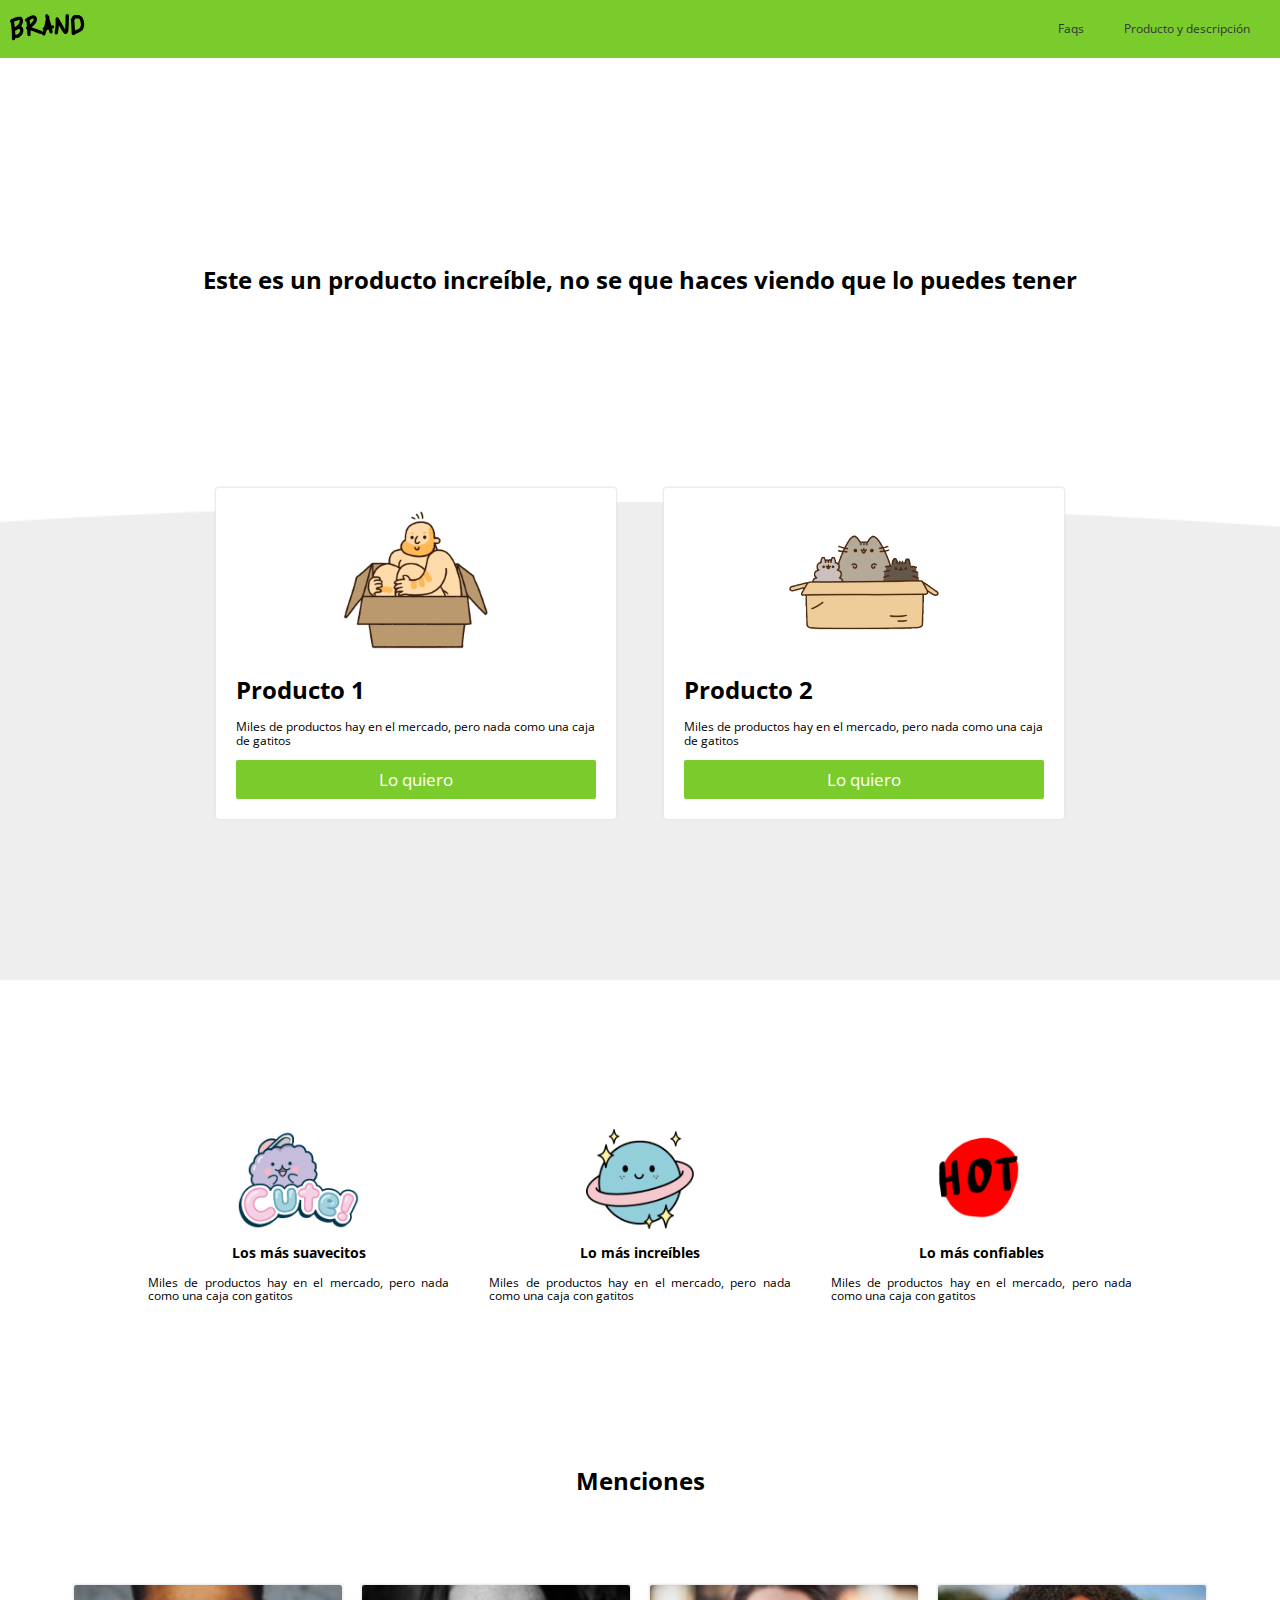
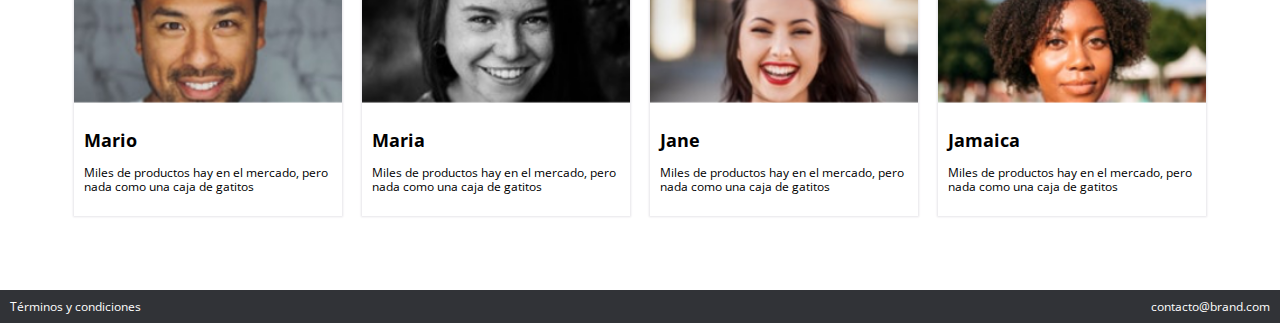
<file: index.html>
<!DOCTYPE html>
<html lang="es">
<head>
    <meta charset="UTF-8">
    <meta name="viewport" content="width=device-width, initial-scale=1.0">
    <meta http-equiv="X-UA-Compatible" content="ie=edge">
    <link rel=icon href="images/favicon.png" sizes="16x16" type="image/png">
    <link rel="stylesheet" href="css/grid.css">
    <link rel="stylesheet" href="css/animation.css">
    <link rel="stylesheet" href="css/normalize.css">
    <link rel="stylesheet" href="css/estilos.css">
    <link rel="stylesheet" href="css/mobile.css">
    <title>Brand</title>
</head>
<body>

    <!-- Aquí empieza el NavBar -->
    <nav class="fadeInDown">
        <a href="index.html">
            <div class="brand_image">
                <img src="images/logo.png" alt="">
            </div>
        </a>        
        <div class="nav_options">
            <ul>
                <li><a href="faqs.html">Faqs</a></li>
                <li><a href="producto.html">Producto y descripción</a></li>
            </ul>
        </div>            
    </nav>
    <!-- Aquí acaba el NavBar -->

    <!-- Aquí inicia el Main Section -->
    <div class="main_section fadeIn">
        <h1>
            Este es un producto increíble, no se que haces viendo que lo puedes tener
        </h1>
    </div>
    <!-- Aquí acaba el Main Section -->
    
    <!-- Aquí inicia Products -->
    <div class="products ">
        <div class="product fadeInUp">
            <div class="content">
                <div class="img_content">
                    <img src="images/box1.png" alt="">
                </div>
                <h1>Producto 1</h1>
                <p>Miles de productos hay en el mercado, pero nada como una caja de gatitos</p>
                <a href="venta.html">
                    <button class="main_button">Lo quiero</button>
                </a>
            </div>
        </div>
        <div class="product fadeInUp">
            <div class="content">
                <div class="img_content">
                    <img src="images/box2.png" alt="">
                </div>
                <h1>Producto 2</h1>
                <p>Miles de productos hay en el mercado, pero nada como una caja de gatitos</p>
                <a href="venta.html">
                    <button class="main_button">Lo quiero</button>
                </a>
            </div>
        </div>
    </div>
    <!-- Aquí acaba Products -->

    <!-- Aquí inicia Features -->
    <div class="features">
        <div class="feature">
            <img src="images/b1.png" alt="">
            <h3>Los más suavecitos</h3>
            <p>Miles de productos hay en el mercado, pero nada como una caja con gatitos</p>
        </div>
        <div class="feature">
            <img src="images/b2.png" alt="">
            <h3>Lo más increíbles</h3>
            <p>Miles de productos hay en el mercado, pero nada como una caja con gatitos</p>
        </div>
        <div class="feature">
            <img src="images/b3.png" alt="">
            <h3>Lo más confiables</h3>
            <p>Miles de productos hay en el mercado, pero nada como una caja con gatitos</p>
        </div>
    </div>
    <!-- Aquí acaba Features -->

    <!-- Aquí inicia Testimonials -->
    <h1 class="menciones">Menciones</h1>
    <div class="testimonials">        
        <div class="testimonial">
            <div class="testimonial_content">
                <img src="images/p1.png" alt="">
                <div class="text">
                    <h2>Mario</h2>
                    <p>Miles de productos hay en el mercado, pero nada como una caja de gatitos</p>
                </div>
            </div>
        </div>
        <div class="testimonial">
            <div class="testimonial_content">
                <img src="images/p2.png" alt="">
                <div class="text">
                    <h2>Maria</h2>
                    <p>Miles de productos hay en el mercado, pero nada como una caja de gatitos</p>
                </div>
            </div>
        </div>
        <div class="testimonial">
            <div class="testimonial_content">
                <img src="images/p3.png" alt="">
                <div class="text">
                    <h2>Jane</h2>
                    <p>Miles de productos hay en el mercado, pero nada como una caja de gatitos</p>
                </div>
            </div>
        </div>
        <div class="testimonial">
            <div class="testimonial_content">
                <img src="images/p4.png" alt="">
                <div class="text">
                    <h2>Jamaica</h2>
                    <p>Miles de productos hay en el mercado, pero nada como una caja de gatitos</p>
                </div>
            </div>
        </div>
    </div>
    <!-- Aquí acaba Testimonials --> 

    <!-- Aquí inicia el footer -->
    <footer>
        <div class="contact">
            <a href="terminos.html">
                Términos y condiciones
            </a>
        </div>
        <div class="contact">
            <a href="mailto:contacto@brand.com">contacto@brand.com</a>
        </div>
    </footer>
    <!-- Aquí acaba el footer -->
    
    <script src="scripts/script.js"></script>
</body>
</html>
</file>
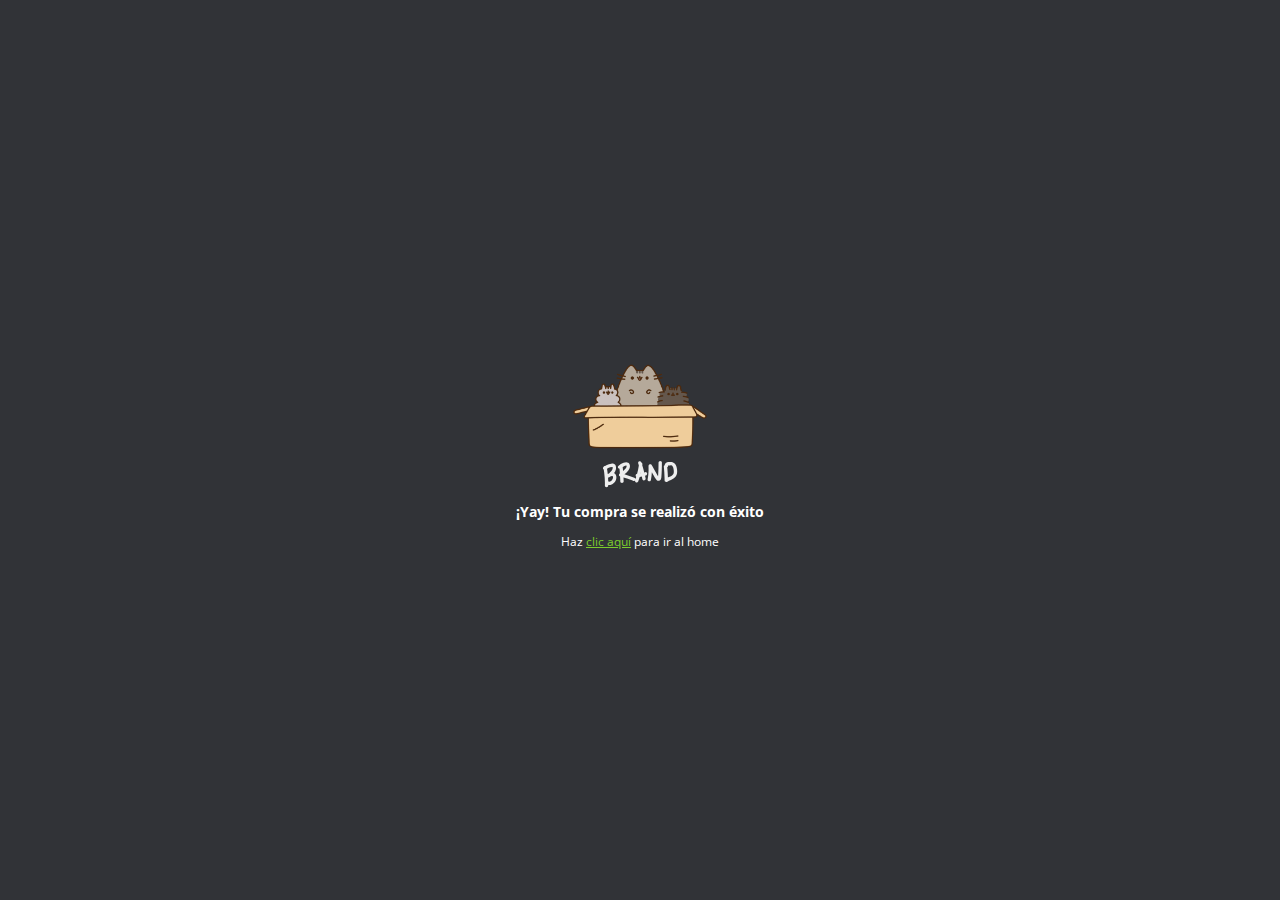
<file: exito.html>
<!DOCTYPE html>
<html lang="es">
<head>
    <meta charset="UTF-8">
    <meta name="viewport" content="width=device-width, initial-scale=1.0">
    <meta http-equiv="X-UA-Compatible" content="ie=edge">
    <link rel=icon href="images/favicon.png" sizes="16x16" type="image/png">
    <link rel="stylesheet" href="css/normalize.css">
    <link rel="stylesheet" href="css/estilos.css">
    <link rel="stylesheet" href="css/animation.css">
    <link rel="stylesheet" href="css/paypal.css">
    <title>Éxito</title>
</head>
<body>
    <div class="content_paypal">
        <img src="images/box_brand.png" alt="">
    <h3>¡Yay! Tu compra se realizó con éxito</h3>
    <p>Haz <a href="index.html" class="">clic aquí</a> para ir al home</p>
    </div>    
</body>
</html>
</file>
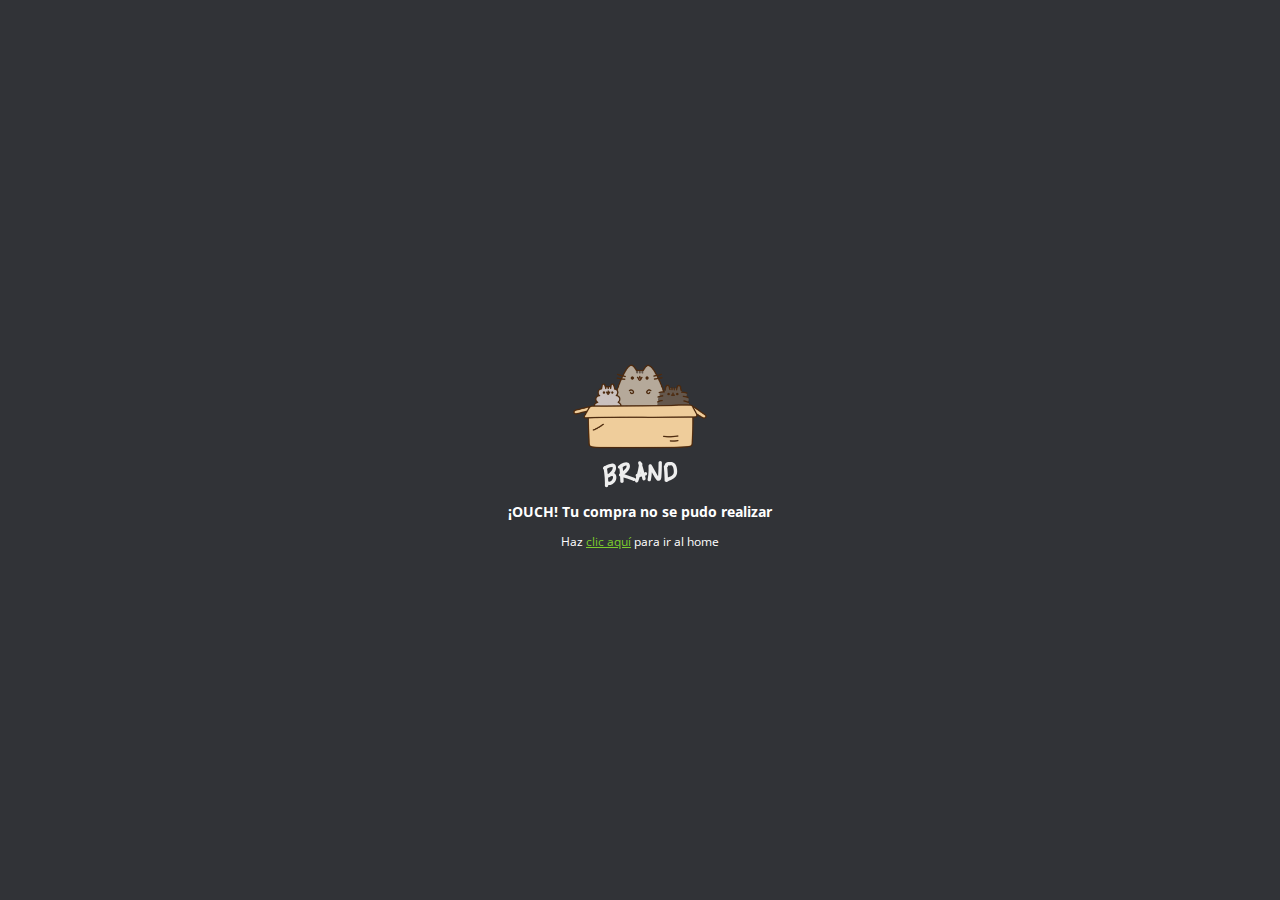
<file: falla.html>
<!DOCTYPE html>
<html lang="es">
<head>
    <meta charset="UTF-8">
    <meta name="viewport" content="width=device-width, initial-scale=1.0">
    <meta http-equiv="X-UA-Compatible" content="ie=edge">
    <link rel=icon href="images/favicon.png" sizes="16x16" type="image/png">
    <link rel="stylesheet" href="css/normalize.css">
    <link rel="stylesheet" href="css/estilos.css">
    <link rel="stylesheet" href="css/animation.css">
    <link rel="stylesheet" href="css/paypal.css">
    <title>Éxito</title>
</head>
<body>
    <div class="content_paypal">
        <img src="images/box_brand.png" alt="">
    <h3>¡OUCH! Tu compra no se pudo realizar</h3>
    <p>Haz <a href="index.html" class="">clic aquí</a> para ir al home</p>
    </div>    
</body>
</html>
</file>
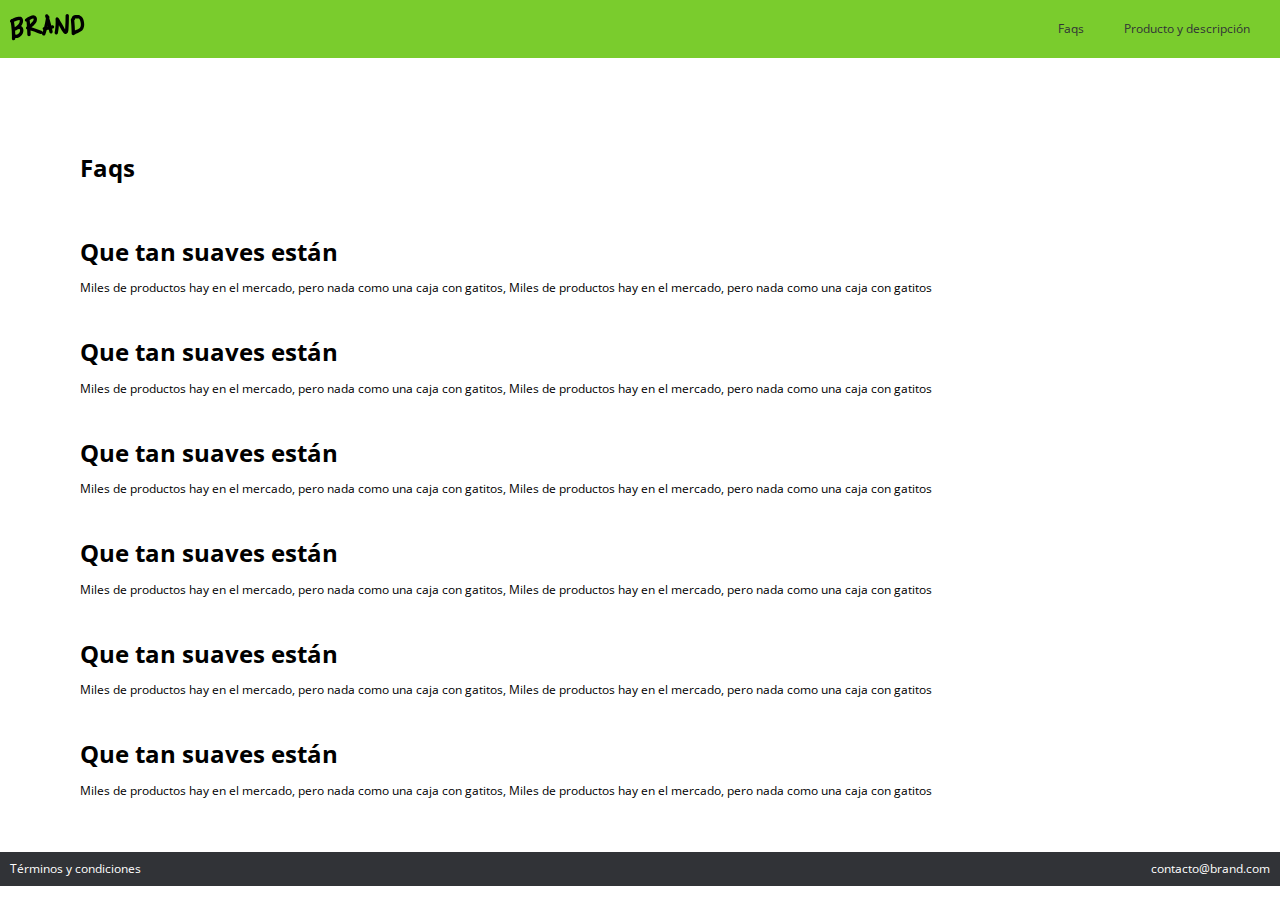
<file: faqs.html>
<!DOCTYPE html>
<html lang="es">
<head>
    <meta charset="UTF-8">
    <meta name="viewport" content="width=device-width, initial-scale=1.0">
    <meta http-equiv="X-UA-Compatible" content="ie=edge">
    <link rel=icon href="images/favicon.png" sizes="16x16" type="image/png">
    <link rel="stylesheet" href="css/grid.css">
    <link rel="stylesheet" href="css/animation.css">
    <link rel="stylesheet" href="css/normalize.css">
    <link rel="stylesheet" href="css/estilos.css">
    <link rel="stylesheet" href="css/mobile.css">
    <title>Brand</title>
</head>
<body>
    <!-- Aquí empieza el NavBar -->
    <nav class="fadeInDown">
        <a href="index.html">
            <div class="brand_image">
                <img src="images/logo.png" alt="">
            </div>
        </a>        
        <div class="nav_options">
            <ul>
                <li><a href="faqs.html">Faqs</a></li>
                <li><a href="producto.html">Producto y descripción</a></li>
            </ul>
        </div>            
    </nav>
    <!-- Aquí acaba el NavBar -->

    <!-- Aquí inician las Faqs -->
    <h1 class="headline_left">Faqs</h1>
    <div class="faqs">
        <div class="faq">
            <h1>Que tan suaves están</h1>
            <p>Miles de productos hay en el mercado, pero nada como una caja con gatitos, Miles de productos hay en el mercado, pero nada como una caja con gatitos</p>
        </div>
        <div class="faq">
            <h1>Que tan suaves están</h1>
            <p>Miles de productos hay en el mercado, pero nada como una caja con gatitos, Miles de productos hay en el mercado, pero nada como una caja con gatitos</p>
        </div>
        <div class="faq">
            <h1>Que tan suaves están</h1>
            <p>Miles de productos hay en el mercado, pero nada como una caja con gatitos, Miles de productos hay en el mercado, pero nada como una caja con gatitos</p>
        </div>
        <div class="faq">
            <h1>Que tan suaves están</h1>
            <p>Miles de productos hay en el mercado, pero nada como una caja con gatitos, Miles de productos hay en el mercado, pero nada como una caja con gatitos</p>
        </div>
        <div class="faq">
            <h1>Que tan suaves están</h1>
            <p>Miles de productos hay en el mercado, pero nada como una caja con gatitos, Miles de productos hay en el mercado, pero nada como una caja con gatitos</p>
        </div>
        <div class="faq">
            <h1>Que tan suaves están</h1>
            <p>Miles de productos hay en el mercado, pero nada como una caja con gatitos, Miles de productos hay en el mercado, pero nada como una caja con gatitos</p>
        </div>
        <br>
        <br>        
    </div>

    <!-- Aquí acaban las Faqs -->
    
    
    <!-- Aquí inicia el footer -->
    <footer>
        <div class="contact">
            <a href="terminos.html">
                Términos y condiciones
            </a>
        </div>
        <div class="contact">
            <a href="mailto:contacto@brand.com">contacto@brand.com</a>
        </div>
    </footer>
    <!-- Aquí acaba el footer -->
</body>
</html>
</file>
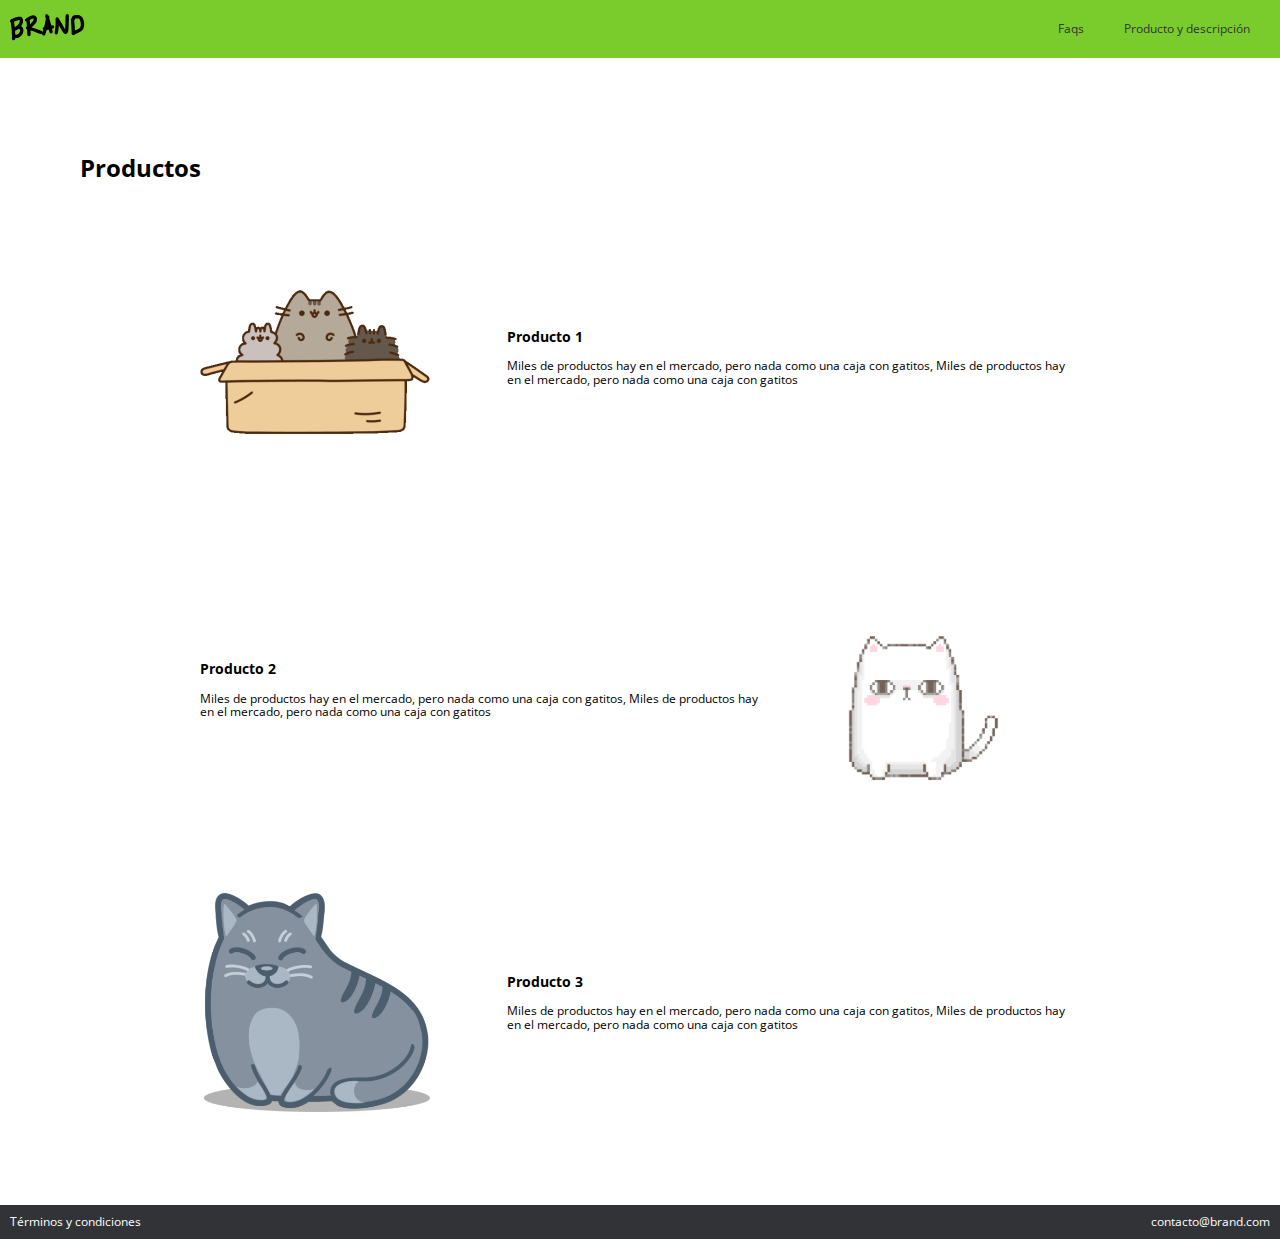
<file: producto.html>
<!DOCTYPE html>
<html lang="es">
<head>
    <meta charset="UTF-8">
    <meta name="viewport" content="width=device-width, initial-scale=1.0">
    <meta http-equiv="X-UA-Compatible" content="ie=edge">
    <link rel=icon href="images/favicon.png" sizes="16x16" type="image/png">
    <link rel="stylesheet" href="css/grid.css">
    <link rel="stylesheet" href="css/animation.css">
    <link rel="stylesheet" href="css/normalize.css">
    <link rel="stylesheet" href="css/estilos.css">
    <link rel="stylesheet" href="css/mobile.css">
    <title>Brand</title>
</head>
<body>
    <!-- Aquí empieza el NavBar -->
    <nav class="fadeInDown">
        <a href="index.html">
            <div class="brand_image">
                <img src="images/logo.png" alt="">
            </div>
        </a>        
        <div class="nav_options">
            <ul>
                <li><a href="faqs.html">Faqs</a></li>
                <li><a href="producto.html">Producto y descripción</a></li>
            </ul>
        </div>            
    </nav>
    <!-- Aquí acaba el NavBar -->

    <h1 class="headline_left">Productos</h1>

    <!-- Aquí inicia un Sistema de Grillas -->
    <div class="container">
        <div class="row">
            <div class="col-4">
                <div class="col-4-img">
                    <img src="images/ben1.png" alt="">   
                </div>             
            </div>   
            <div class="col-8">
                <h3>Producto 1</h3>
                <p>Miles de productos hay en el mercado, pero nada como una caja con gatitos, Miles de productos hay en el mercado, pero nada como una caja con gatitos</p>
            </div>              
        </div>
        <div class="row" id="producto-2">
            <div class="col-8" id="div-producto">
                <h3>Producto 2</h3>
                <p>Miles de productos hay en el mercado, pero nada como una caja con gatitos, Miles de productos hay en el mercado, pero nada como una caja con gatitos</p>
            </div>   
            <div class="col-4" id="div-gato">
                <div class="col-4-img">
                    <img src="images/ben2.png" alt="">
                </div>                                
            </div>                         
        </div>  
        <div class="row" id="producto-3">
            <div class="col-4">
                <div class="col-4-img">
                    <img src="images/ben3.png" alt="">
                </div>               
            </div>   
            <div class="col-8">
                <h3>Producto 3</h3>
                <p>Miles de productos hay en el mercado, pero nada como una caja con gatitos, Miles de productos hay en el mercado, pero nada como una caja con gatitos</p>
            </div>              
        </div>     
    </div>
    <!-- Aquí acaba el Sistema de Grillas -->
    
    <!-- Aquí inicia el footer -->
    <footer>
        <div class="contact">
            <a href="terminos.html">
                Términos y condiciones
            </a>
        </div>
        <div class="contact">
            <a href="mailto:contacto@brand.com">contacto@brand.com</a>
        </div>
    </footer>
    <!-- Aquí acaba el footer -->
</body>
</html>
</file>
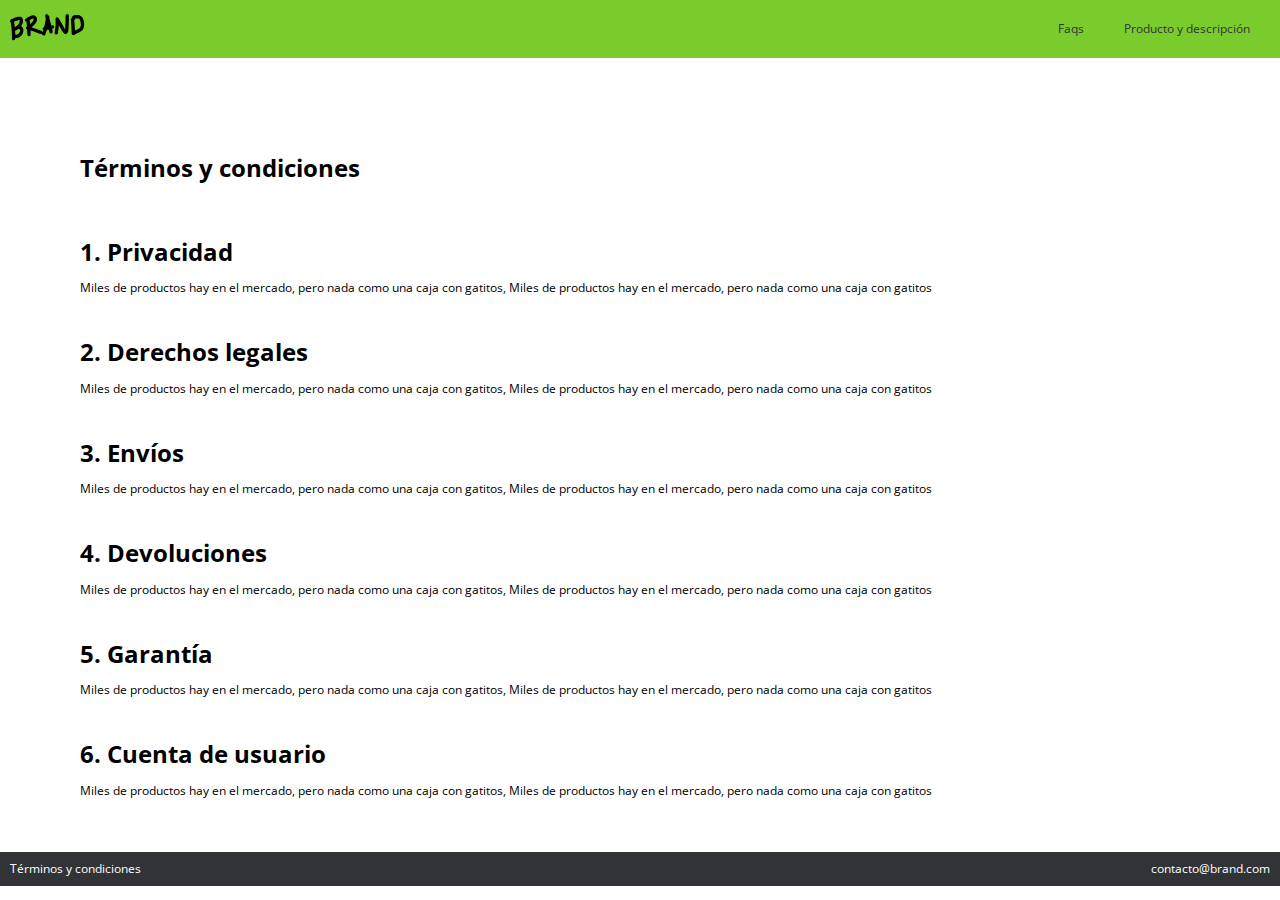
<file: terminos.html>
<!DOCTYPE html>
<html lang="es">
<head>
    <meta charset="UTF-8">
    <meta name="viewport" content="width=device-width, initial-scale=1.0">
    <meta http-equiv="X-UA-Compatible" content="ie=edge">
    <link rel=icon href="images/favicon.png" sizes="16x16" type="image/png">
    <link rel="stylesheet" href="css/grid.css">
    <link rel="stylesheet" href="css/animation.css">
    <link rel="stylesheet" href="css/normalize.css">
    <link rel="stylesheet" href="css/estilos.css">
    <link rel="stylesheet" href="css/mobile.css">
    <title>Brand</title>
</head>
<body>
    <!-- Aquí empieza el NavBar -->
    <nav class="fadeInDown">
        <a href="index.html">
            <div class="brand_image">
                <img src="images/logo.png" alt="">
            </div>
        </a>        
        <div class="nav_options">
            <ul>
                <li><a href="faqs.html">Faqs</a></li>
                <li><a href="producto.html">Producto y descripción</a></li>
            </ul>
        </div>            
    </nav>
    <!-- Aquí acaba el NavBar -->

    <!-- Aquí inician los Términos y condiciones -->
    <h1 class="headline_left">Términos y condiciones</h1>
    <div class="faqs">
        <div class="faq">
            <h1>1. Privacidad</h1>
            <p>Miles de productos hay en el mercado, pero nada como una caja con gatitos, Miles de productos hay en el mercado, pero nada como una caja con gatitos</p>
        </div>
        <div class="faq">
            <h1>2. Derechos legales</h1>
            <p>Miles de productos hay en el mercado, pero nada como una caja con gatitos, Miles de productos hay en el mercado, pero nada como una caja con gatitos</p>
        </div>
        <div class="faq">
            <h1>3. Envíos</h1>
            <p>Miles de productos hay en el mercado, pero nada como una caja con gatitos, Miles de productos hay en el mercado, pero nada como una caja con gatitos</p>
        </div>
        <div class="faq">
            <h1>4. Devoluciones</h1>
            <p>Miles de productos hay en el mercado, pero nada como una caja con gatitos, Miles de productos hay en el mercado, pero nada como una caja con gatitos</p>
        </div>
        <div class="faq">
            <h1>5. Garantía</h1>
            <p>Miles de productos hay en el mercado, pero nada como una caja con gatitos, Miles de productos hay en el mercado, pero nada como una caja con gatitos</p>
        </div>
        <div class="faq">
            <h1>6. Cuenta de usuario</h1>
            <p>Miles de productos hay en el mercado, pero nada como una caja con gatitos, Miles de productos hay en el mercado, pero nada como una caja con gatitos</p>
        </div>
        <br>
        <br>        
    </div>

    <!-- Aquí acaban los términos y condiciones -->
    
    
    <!-- Aquí inicia el footer -->
    <footer>
        <div class="contact">
            <a href="terminos.html">
                Términos y condiciones
            </a>
        </div>
        <div class="contact">
            <a href="mailto:contacto@brand.com">contacto@brand.com</a>
        </div>
    </footer>
    <!-- Aquí acaba el footer -->
</body>
</html>
</file>
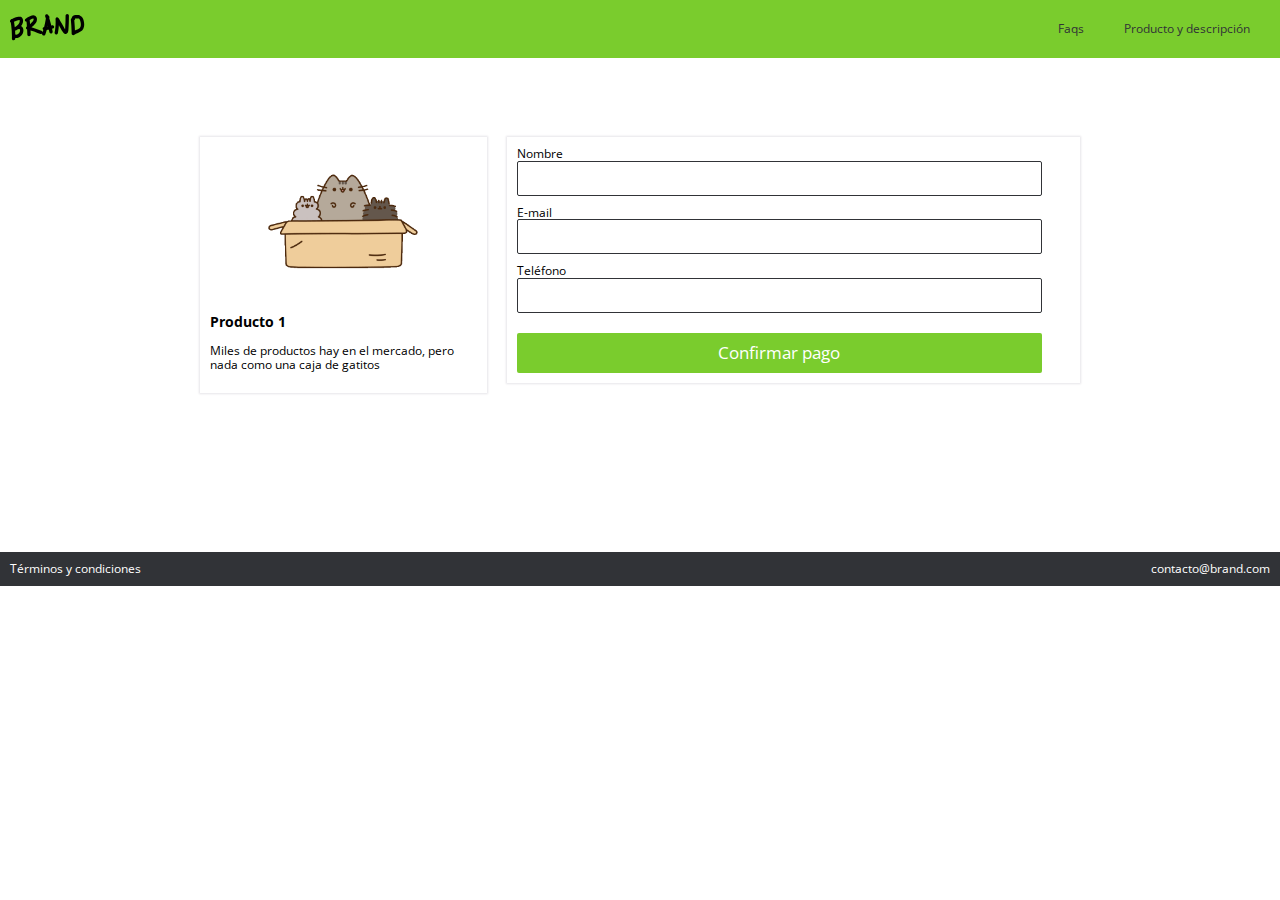
<file: venta.html>
<!DOCTYPE html>
<html lang="es">
<head>
    <meta charset="UTF-8">
    <meta name="viewport" content="width=device-width, initial-scale=1.0">
    <meta http-equiv="X-UA-Compatible" content="ie=edge">
    <link rel=icon href="images/favicon.png" sizes="16x16" type="image/png">
    <link rel="stylesheet" href="css/grid.css">
    <link rel="stylesheet" href="css/animation.css">
    <link rel="stylesheet" href="css/normalize.css">
    <link rel="stylesheet" href="css/estilos.css">
    <link rel="stylesheet" href="css/mobile.css">
    <title>Brand</title>
</head>
<body>
    <!-- Aquí empieza el NavBar -->
    <nav class="fadeInDown">
        <a href="index.html">
            <div class="brand_image">
                <img src="images/logo.png" alt="">
            </div>
        </a>        
        <div class="nav_options">
            <ul>
                <li><a href="faqs.html">Faqs</a></li>
                <li><a href="producto.html">Producto y descripción</a></li>
            </ul>
        </div>            
    </nav>
    <!-- Aquí acaba el NavBar -->

    <!-- Aquí inicia Formulario Ventas -->
    <br>
    <br>
    <br>
    <br>
    <br>
    <div class="container">
        <div class="row">
            <div class="col-4">
                <div class="modulo_pago">
                    <div class="modulo_pago_images">
                        <img src="images/box2.png" alt="">
                    </div>                                       
                    <h3>
                        Producto 1
                    </h3>
                    <p>
                        Miles de productos hay en el mercado, pero nada como una caja de gatitos
                    </p>
                </div>
            </div>
            <div class="col-8">
                <div class="modulo_pago">
                    <form action="https://www.paypal.com/cgi-bin/webscr?cmd=_s-xclick&hosted_button_id=ZQR433HR7G7YJ" method="post">
                        <label for="name">Nombre</label>
                        <br>
                        <input type="text" placeholder="" name="name" class="data">
                        <br>                        
                        <label for="email">E-mail</label>
                        <br>
                        <input type="text" placeholder="" name="email" class="data">
                        <br>
                        <label for="phone">Teléfono</label>
                        <br>
                        <input type="number" placeholder="" name="phone" class="data">
                        <br>
                        <input type="submit" class="main_button" name="submit" value="Confirmar pago">
                    </form>
                </div>
            </div>
        </div>
    </div>
    <br>
    <br>
    <br>
    <br>
    <br>   
   <!-- Aquí acaba formulario ventas -->
    
    <!-- Aquí inicia el footer -->
    <footer>
        <div class="contact">
            <a href="terminos.html">
                Términos y condiciones
            </a>
        </div>
        <div class="contact">
            <a href="mailto:contacto@brand.com">contacto@brand.com</a>
        </div>
    </footer>
    <!-- Aquí acaba el footer -->
</body>
</html>
</file>
<file: css/grid.css>
.container{
    max-width: 900px;
    margin:auto;
}

.row{
    display: flex;
    margin-bottom: 80px;
}

.col-1{
    width: 8.3333333333%;
}

.col-2{
    width: 16.6666666666%;
}

.col-3{
    width: 24.9999999999%;
}

.col-4{
    width: 33.3333333332%;
}

.col-5{
    width: ‭41.6666666665%;
}

.-col-6{
    width: 50%;
}

.col-7{
    width: ‭58.3333333333%;
}

.col-8 {
    width: 66.6666666667%;
}

.col-9 {
    width: 75%;
}

.col-10 {
    width: 83.3333333333%;
}

.col-11 {
    width: 91.6666666667;
}

.col-12 {
    width: 100%;
}

.col-1, .col-2, .col-3, .col-4, .col-5, .col-6, .col-7, .col-7, .col-8, .col-9, .col-10, .col-11, .col-12{
    padding: 10px;
}

@media (max-width: 900px){
    .row{
        display: inherit;
    }
    .col-1, .col-2, .col-3, .col-4, .col-5, .col-6, .col-7, .col-7, .col-8, .col-9, .col-10, .col-11, .col-12{
        width: 100%;
    }
}

/*Container > row > column */
</file>
<file: css/animation.css>
.fadeIn{
    -webkit-animation-duration: 4s;
    animation-duration: 4s;
    -webkit-animation-fill-mode: both;
    animation-fill-mode: both;
    -webkit-animation-name: fadeIn;
    animation-name: fadeIn;
}

@keyframes fadeIn{
    from{
        opacity: 0;
    }
    to{
        opacity: 1;
    }
}

.fadeInDown{
    -webkit-animation-duration: 1s;
    animation-duration: 1s;
    -webkit-animation-fill-mode: both;
    animation-fill-mode: both;
    -webkit-animation-name: fadeInDown;
    animation-name: fadeInDown;
}

@keyframes fadeInDown{
    from{
        opacity: 0;
        -webkit-transform: translate3d(0,-100%,0);
        transform: translate3d(0,-100%,0);
        }
    to{
        opacity: 1;
        -webkit-transform: translate3d(0,0,0);
        transform: translate3d(0,0,0);
    }
}

.fadeInUp{
    -webkit-animation-duration: 1s;
    animation-duration: 1s;
    -webkit-animation-fill-mode: both;
    animation-fill-mode: both;
    -webkit-animation-name: fadeInUp;
    animation-name: fadeInUp;
}

@keyframes fadeInUp{
    from{
        opacity: 0;
        -webkit-transform: translate3d(0,100%,0);
        transform: translate3d(0,100%,0);
        }
    to{
        opacity: 1;
        -webkit-transform: translate3d(0,0,0);
        transform: translate3d(0,0,0);
    }
}
</file>
<file: css/estilos.css>
@import url('https://fonts.googleapis.com/css?family=Open+Sans:400,700&display=swap'); 
/* Variables */
:root{
--green-color:#7ACC2D;
--white-color:white;
--black-color:#313337; 
/* Tipografía */
--normal:12px;
/* Espaciado */
--space:10px;
/* Box Shadow */
--box:0px 0 2px 1px #e6e5e9;

}

html,body{
    padding:0px;
    margin:0px;
    font-size: var(--normal);
    font-family: 'Open Sans', sans-serif;
}

p{
    font-size: var(--normal);
}

label{
    font-size: var(--normal);
}

nav{
    display: flex;
    background-color: var(--green-color);
    padding: var(--space);
    color: var(--white-color);
    justify-content: space-between;
    align-items: center;
}

nav ul{
    display: flex;
}

nav li{
    padding-left:20px;
    padding-right: 20px;
    list-style: none;
}

nav li a{
    color: var(--black-color);
    text-decoration: none;
}

nav li a:hover{
    color: var(--white-color);;
}

/*----------------- main section */

.main_section{
    padding:15%;
    text-align: center;
}

/*----------------- products */

.products{
    background-image: url("../images/curve.png");
    height: 95px;
    background-size: cover;
    background-position: center top;
    background-repeat: no-repeat;
    padding:15%;
    display: flex;
}

.product{
    padding:2em;
    margin-top:-230px;
}

.content{
    background-color: var(--white-color);
    padding: 20px;
    border-radius: 3px;
    box-shadow: var(--box);
}

.img_content{
    text-align: center;
}

.main_button{
    background-color: var(--green-color);
    width: 100%;
    padding: var(--space);
    font-size: 17px;
    color: var(--white-color);
    border:0;
    cursor: pointer;
    border-radius: 2px;
}

.main_button:hover{
    background-color: #5E9E22;  
}

.headline_left{
    text-align: left;
    padding-left: 80px;
    padding-bottom: 40px;
    padding-top: 80px;
}

.faq{
    text-align: left;
    padding-left: 80px;
    padding-bottom: 15px;
}

/*----------------- features */

.features{
    display:flex;
    padding: 10%;
}

.feature{
    padding: 20px;
    text-align: center;
}

.feature img{
    text-align: center;
    max-height:100px;
}

.feature h3{
    text-align: center;
}

.feature p{
    text-align: justify;
    margin:0;
}

/*----------------- testimonials */

.menciones{
    text-align: center;
}

.testimonials{
    display: flex;
    padding: 5%;
    justify-content: center;
}

.testimonial img{
    width: 100%;
}

.testimonial{
    padding: var(--space);
}

.testimonial_content{
    box-shadow: var(--box);
}

.testimonial .text{
    padding: var(--space);
}


/* Estilos para página products */


.col-4-img img{
    max-width: 230px;
    max-height: 230px;    
    text-align: center;
}

.col-8 h3{
    margin-top:81px;
}

/* Estilos para página Ventas */

.modulo_pago{
    background-color: var(--white-color);
    box-shadow: var(--box);
    padding: var(--space);
}

.modulo_pago_images{
    max-width: 150px;
    text-align: center;
    width:100%;
    margin: auto;
}

.data{
    margin-bottom: var(--space);
    width:95%;
    height: 35px;
    border-radius: 2px;
    border: 1px solid var(--black-color);
    box-sizing: border-box;    
}

.modulo_pago .main_button{
    margin-top: 10px;
    width:95%;
}

/*----------------- footer */

footer{
    display: flex;
    background-color: var(--black-color);
    padding: var(--space);
    color: var(--white-color);
    justify-content: space-between;
}

.contact a{
color: var(--white-color);
text-decoration: none;
}

.contact a:hover{
color: var(--green-color);
}
</file>
<file: css/mobile.css>
@media(max-width: 600px){
    
    .products{
        display: inherit;
        height: auto;
    
    }

    .product{
        margin-top: auto;
    }

    .brand_image{
        padding-left: 20px;
    }

    .row{
        margin-bottom: 19px;
    }

    .features, .testimonials, .testimonial{
        display: inherit;

    }

    .testimonials, .testimonial{
        justify-content: center;
    }

    .headline_left{
        text-align: center;
        padding: 20px;
    }    

    .col-4, .col-8{
        text-align: center;
        padding-inline: 15px;
        width: 90%;
    }

    .col-4 img{
        width: 180px;        
    }

    .col-8 p{
        padding-inline-start: 10px;
    }

    .col-8 h3{
        margin-top:20px;
    }

    #producto-2{
        display: flex;
        flex-direction: column;
    }

    #div-producto{
        order: 2;
    }

    #div-gato{
        order: 1;
    }

    #producto-3{
        margin-top: 55px;
    }

    .faqs{
        padding-right: 60px;
    }

    
}
</file>
<file: css/paypal.css>
body{
    background-color: var(--black-color);
    text-align: center;
    color: var(--white-color);
    display: flex;
    justify-content: center;
    align-items: center;
    height: 100vh;
}

.content_paypal a{
    color: var(--green-color);
}
</file>
